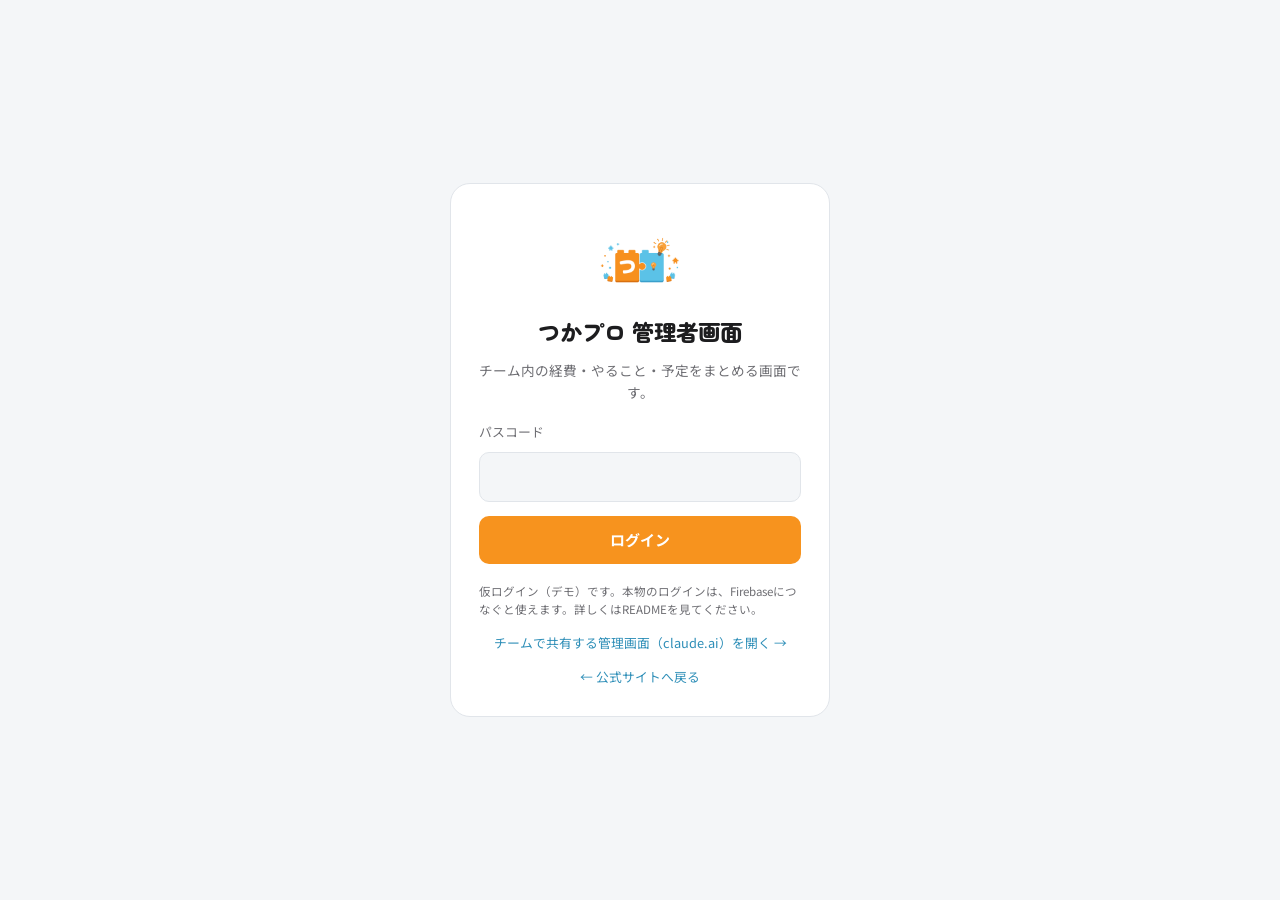
<file: admin/index.html>
<!doctype html>
<html lang="ja">
<head>
<meta charset="utf-8">
<meta name="viewport" content="width=device-width, initial-scale=1, viewport-fit=cover">
<meta name="robots" content="noindex, nofollow">
<title>つかプロ 管理者画面</title>
<link rel="icon" href="../assets/favicon.png">
<link rel="preconnect" href="https://fonts.googleapis.com">
<link rel="preconnect" href="https://fonts.gstatic.com" crossorigin>
<link rel="stylesheet" href="https://fonts.googleapis.com/css2?family=Noto+Sans+JP:wght@400;500;700&family=Zen+Maru+Gothic:wght@700;900&family=JetBrains+Mono:wght@400;500&display=swap">
<link rel="stylesheet" href="admin.css?v=2">
</head>
<body>

<!-- Login -->
<section class="login" id="login">
  <form class="login-card" id="login-form" autocomplete="off">
    <img src="../assets/logo-mark.png" alt="" width="84" height="84">
    <h1>つかプロ 管理者画面</h1>
    <p class="hint">チーム内の経費・やること・予定をまとめる画面です。</p>
    <div id="email-wrap" hidden>
      <label for="email">メールアドレス</label>
      <input id="email" type="email" autocomplete="username">
    </div>
    <label for="pass" id="pass-label">パスコード</label>
    <input id="pass" type="password" autocomplete="current-password" required>
    <p class="err" id="login-err" role="alert" hidden>パスコードが違います。</p>
    <button class="btn-main" type="submit">ログイン</button>
    <p class="demo" id="demo-note">仮ログイン（デモ）です。本物のログインは、Firebaseにつなぐと使えます。詳しくはREADMEを見てください。</p>
    <a class="back" href="https://claude.ai/artifact/E6pvjmybQA6BFUtnfhyrWh" id="team-link">チームで共有する管理画面（claude.ai）を開く →</a>
    <a class="back" href="../">← 公式サイトへ戻る</a>
  </form>
</section>

<!-- App -->
<div class="app" id="app" hidden>
  <aside class="side">
    <div class="side-brand"><img src="../assets/logo-mark.png" alt="" width="32" height="32"><span>つかプロ 管理</span></div>
    <nav id="menu" aria-label="管理メニュー"></nav>
    <div class="side-foot">
      <span class="who" id="who"></span>
      <a href="../">公式サイトを見る</a>
      <button type="button" id="logout">ログアウト</button>
    </div>
  </aside>
  <main class="main" id="main" tabindex="-1"></main>
</div>

<script src="firebase-config.js"></script>
<script src="cloud.js"></script>
<script src="admin.js?v=4"></script>
</body>
</html>
</file>
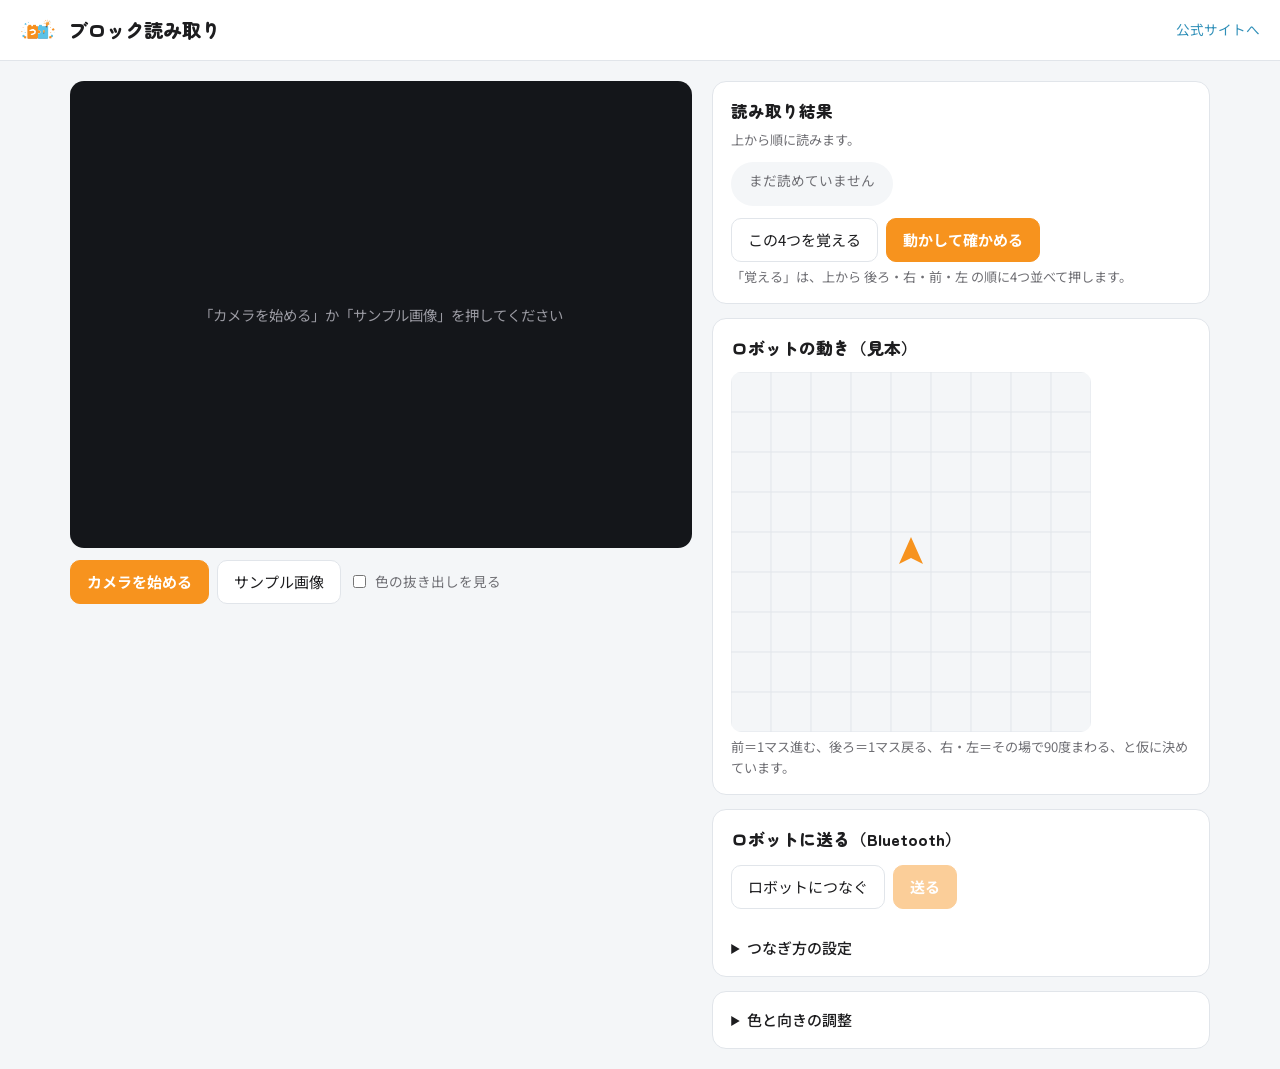
<file: reader/index.html>
<!doctype html>
<html lang="ja">
<head>
<meta charset="utf-8">
<meta name="viewport" content="width=device-width, initial-scale=1, viewport-fit=cover">
<meta name="robots" content="noindex, nofollow">
<title>つかプロ ブロック読み取り</title>
<link rel="icon" href="../assets/favicon.png">
<link rel="preconnect" href="https://fonts.googleapis.com">
<link rel="preconnect" href="https://fonts.gstatic.com" crossorigin>
<link rel="stylesheet" href="https://fonts.googleapis.com/css2?family=Noto+Sans+JP:wght@400;500;700&family=Zen+Maru+Gothic:wght@700;900&family=JetBrains+Mono:wght@400;500&display=swap">
<link rel="stylesheet" href="reader.css">
</head>
<body>
<header class="top">
  <img src="../assets/logo-mark.png" alt="" width="36" height="36">
  <h1>ブロック読み取り</h1>
  <a href="../">公式サイトへ</a>
</header>

<main class="layout">
  <section class="view" aria-label="カメラ映像">
    <div class="stage" id="stage">
      <video id="video" playsinline muted hidden></video>
      <img id="sample" alt="" hidden>
      <canvas id="shot"></canvas>
      <canvas id="overlay"></canvas>
      <p class="placeholder" id="placeholder">「カメラを始める」か「サンプル画像」を押してください</p>
    </div>
    <div class="row">
      <button class="btn main" id="btn-cam" type="button">カメラを始める</button>
      <button class="btn" id="btn-sample" type="button">サンプル画像</button>
      <select id="cams" aria-label="カメラの選択" hidden></select>
      <label class="chk"><input type="checkbox" id="show-mask"> 色の抜き出しを見る</label>
    </div>
    <p class="msg" id="cam-msg" role="status"></p>
  </section>

  <section class="side">
    <div class="card">
      <h2>読み取り結果</h2>
      <p class="sub">上から順に読みます。</p>
      <ol class="chips" id="program" aria-live="polite"><li class="empty">まだ読めていません</li></ol>
      <div class="row">
        <button class="btn" id="btn-learn" type="button">この4つを覚える</button>
        <button class="btn main" id="btn-sim" type="button">動かして確かめる</button>
      </div>
      <p class="sub" id="learn-msg">「覚える」は、上から 後ろ・右・前・左 の順に4つ並べて押します。</p>
    </div>

    <div class="card">
      <h2>ロボットの動き（見本）</h2>
      <canvas id="sim" width="360" height="360" aria-label="ロボットの動きの見本"></canvas>
      <p class="sub">前＝1マス進む、後ろ＝1マス戻る、右・左＝その場で90度まわる、と仮に決めています。</p>
    </div>

    <div class="card">
      <h2>ロボットに送る（Bluetooth）</h2>
      <div class="row">
        <button class="btn" id="btn-ble" type="button">ロボットにつなぐ</button>
        <button class="btn main" id="btn-send" type="button" disabled>送る</button>
      </div>
      <p class="msg" id="ble-msg" role="status"></p>
      <details>
        <summary>つなぎ方の設定</summary>
        <label class="f">サービスUUID<input id="svc" value="6e400001-b5a3-f393-e0a9-e50e24dcca9e"></label>
        <label class="f">書き込むUUID<input id="chr" value="6e400002-b5a3-f393-e0a9-e50e24dcca9e"></label>
        <p class="sub">送る文字：前=F　後ろ=B　右=R　左=L をつなげて、最後に改行。例：<code>BRFL</code></p>
      </details>
    </div>

    <details class="card">
      <summary>色と向きの調整</summary>
      <label class="f">色あい（最小）<input type="range" id="h-min" min="0" max="60" value="16"><output id="o-hmin">16</output></label>
      <label class="f">色あい（最大）<input type="range" id="h-max" min="0" max="60" value="44"><output id="o-hmax">44</output></label>
      <label class="f">こさ（最小）<input type="range" id="s-min" min="0" max="100" value="50"><output id="o-smin">50</output></label>
      <label class="f">明るさ（最小）<input type="range" id="v-min" min="0" max="100" value="40"><output id="o-vmin">40</output></label>
      <label class="f">画面の回転
        <select id="rot"><option value="0">0度</option><option value="90">90度</option><option value="180">180度</option><option value="270">270度</option></select>
      </label>
    </details>
  </section>
</main>
<script src="reader.js"></script>
</body>
</html>
</file>
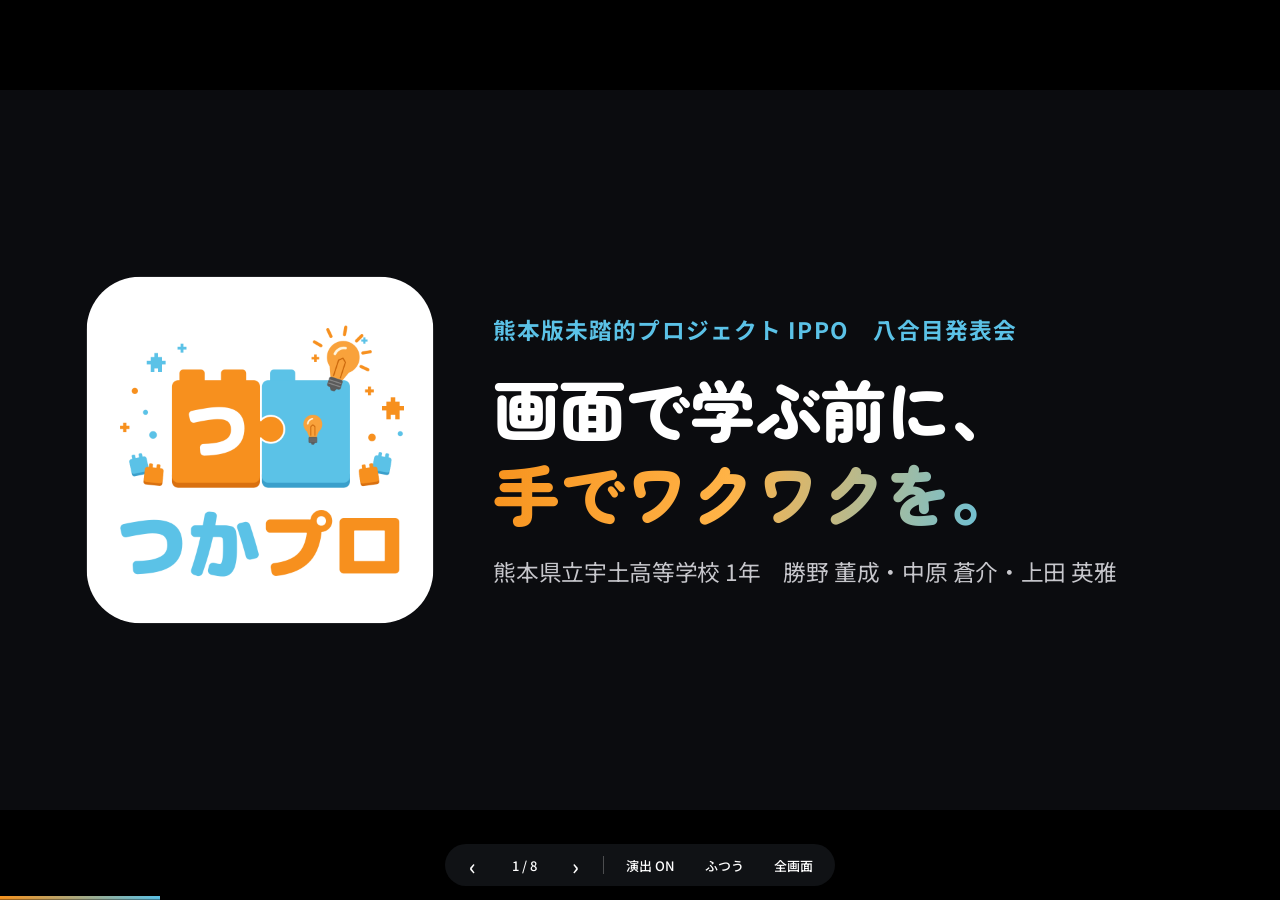
<file: slides/index.html>
<!doctype html>
<html lang="ja">
<head>
<meta charset="utf-8">
<meta name="viewport" content="width=device-width, initial-scale=1, viewport-fit=cover">
<meta name="robots" content="noindex, nofollow">
<title>つかプロ IPPO八合目発表会</title>
<link rel="icon" href="../assets/favicon.png">
<link rel="preconnect" href="https://fonts.googleapis.com">
<link rel="preconnect" href="https://fonts.gstatic.com" crossorigin>
<link rel="stylesheet" href="https://fonts.googleapis.com/css2?family=Noto+Sans+JP:wght@400;500;700;900&family=Zen+Maru+Gothic:wght@500;700;900&display=swap">
<link rel="stylesheet" href="slides.css">
</head>
<body>

<!--
  スライドの書き換え方
  - <section class="slide"> が1枚です。順番どおりに表示されます。
  - 「todo」クラスの部分は、まだ書いていない場所です。内容を書き換えたら class="todo" を消してください。
  - 発表者メモは <aside class="notes"> に書きます（Nキーで表示）。
  - 1920x1080の画面を基準にしています。文字の大きさはpxで指定してください。
-->

<div class="viewport" id="viewport">
  <div class="stage" id="stage">

    <!-- 1 タイトル -->
    <section class="slide dark title">
      <img class="logo" src="../assets/logo.png" alt="つかプロのロゴ" width="560" height="560">
      <div class="title-copy">
        <p class="kicker">熊本版未踏的プロジェクト IPPO　八合目発表会</p>
        <h1>画面で学ぶ前に、<br><span class="g">手でワクワクを。</span></h1>
        <p class="who">熊本県立宇土高等学校 1年　勝野 董成・中原 蒼介・上田 英雅</p>
      </div>
      <aside class="notes">自己紹介。チーム名は「つかプロ（掴めるプログラミング）」。担当PMは杉本達應さん。</aside>
    </section>

    <!-- 2 課題 -->
    <section class="slide">
      <p class="label">課題</p>
      <h2>「何をしているか分からないまま、<br>終わってしまった。」</h2>
      <div class="cols">
        <p class="body">多くの子どもが、Scratchなど<b>画面の上</b>でプログラミングを学び始めます。そこで、先生のまねをして終わってしまい、苦手意識を持つ子が少なくありません。</p>
        <ul class="list">
          <li>苦手意識の定着</li>
          <li>先生の指導力不足・負担の増加</li>
          <li>ICT環境や教材の格差</li>
        </ul>
      </div>
      <aside class="notes">友達から聞いた「Scratchをやったけれど、先生のまねをして終わってしまった」という声から。私たち自身も最初はつまずいた。</aside>
    </section>

    <!-- 3 つかプロとは -->
    <section class="slide">
      <p class="label">つかプロとは</p>
      <h2>ブロックを手で並べて、<br>ロボットを動かして学ぶ教材。</h2>
      <div class="steps">
        <div class="step o"><span class="chip">STEP 1</span><h3>ブロックを並べる</h3><p>画面を開く前に、まず手を動かす。</p></div>
        <div class="step b"><span class="chip">STEP 2</span><h3>ロボットが動く</h3><p>並べた通りに動くのを、目で見て確かめる。</p></div>
        <div class="step o"><span class="chip">STEP 3</span><h3>次の学びへ</h3><p>最初の「できた！」から、ScratchやPythonへ。</p></div>
      </div>
      <aside class="notes">コードの書き方を教える教材ではなく、「やってみたい！」と思える入口をつくること。</aside>
    </section>

    <!-- 4 実績 -->
    <section class="slide">
      <p class="label">私たちについて</p>
      <h2>ロボットとものづくりで、<br>挑戦してきた。</h2>
      <div class="grid4">
        <div class="stat"><b>総合準グランプリ</b><span>熊本デジタル作品コンテスト（ユニガチャ）</span></div>
        <div class="stat"><b>全国大会</b><span>創造アイデアロボットコンテスト</span></div>
        <div class="stat"><b>2024〜2026</b><span>WRO（World Robot Olympiad）全国大会</span></div>
        <div class="stat"><b>国際大会</b><span>WRO OPEN CHAMPIONSHIP APAC PHILIPPINES</span></div>
      </div>
      <aside class="notes">中学生の頃からロボット製作に取り組み、デジタルとアナログの融合をテーマにした「ユニガチャ」を進めてきた。</aside>
    </section>

    <!-- 5 ここまでの進捗 -->
    <section class="slide">
      <p class="label">ここまでの進捗</p>
      <h2>八合目までに、<br>できたこと。</h2>
      <ul class="list big">
        <li>ロボットの部品を3Dプリントで製作（シャーシ、カバー、モーターキャップ、電池ふた、バイザー）</li>
        <li class="todo">できたことを書く（例：ブロックの試作、ロボットの走行テスト）</li>
        <li class="todo">試してみて分かったことを書く（例：子どもに触ってもらった反応）</li>
      </ul>
      <aside class="notes todo">進捗を話す。うまくいかなかったことも入れると、次のスライドにつながる。</aside>
    </section>

    <!-- 6 デモ・写真 -->
    <section class="slide">
      <p class="label">デモ</p>
      <h2>実際に、動かしてみると。</h2>
      <div class="photo todo"><span>写真や動画を入れる場所</span><small>画像は slides フォルダに置いて、&lt;img src="…"&gt; に差し替えます</small></div>
      <aside class="notes todo">動画を見せる、または会場でデモする。</aside>
    </section>

    <!-- 7 これから -->
    <section class="slide">
      <p class="label">これから</p>
      <h2>山頂に向けて、<br>やること。</h2>
      <ul class="list big">
        <li class="todo">残りの課題を書く（例：ロボットの完成、ブロックの改良）</li>
        <li class="todo">試してみたい人・場所を書く（例：小学校での体験会）</li>
        <li class="todo">最終発表までの予定を書く</li>
      </ul>
      <aside class="notes todo">相談したいこと・助けてほしいことがあれば、ここで伝える。</aside>
    </section>

    <!-- 8 おわり -->
    <section class="slide dark end">
      <img class="logo" src="../assets/logo-mark.png" alt="" width="420" height="420">
      <div class="title-copy">
        <h1>画面で学ぶ前に、<br><span class="g">手でワクワクを。</span></h1>
        <p class="who">ありがとうございました</p>
      </div>
    </section>

    <!-- 場面転換のアニメーション用 -->
    <div class="fx" id="fx" aria-hidden="true"></div>
  </div>
</div>

<div class="hud" id="hud">
  <button type="button" id="prev" aria-label="前のスライド">‹</button>
  <span id="counter">1 / 8</span>
  <button type="button" id="next" aria-label="次のスライド">›</button>
  <span class="sep"></span>
  <button type="button" id="fx-toggle" title="Tキー" aria-pressed="true">演出 ON</button>
  <button type="button" id="speed" title="Qキー" aria-pressed="false">ふつう</button>
  <button type="button" id="full" title="Fキー">全画面</button>
</div>
<div class="bar" id="bar" aria-hidden="true"></div>
<div class="notes-panel" id="notes-panel" hidden></div>
<div class="toast" id="toast" role="status" hidden></div>
<script src="slides.js"></script>
</body>
</html>
</file>
<file: admin/admin.css>
/* 管理者画面: 表計算ソフトに近い、静かで読みやすい作業画面 */
:root {
  --bg: #f4f6f8; --panel: #fff; --ink: #1d1d1f; --muted: #6e6e73; --line: #e1e5ea;
  --orange: #f7931e; --orange-deep: #d9740f; --blue: #5bc2e7; --blue-deep: #2f8fb8; --head: #eef2f5; --danger: #c0392b; --ok: #1f8f5f;
  --mono: "JetBrains Mono", ui-monospace, monospace;
}
@media (prefers-color-scheme: dark) {
  :root:not([data-theme="light"]) { --bg: #101215; --panel: #181b20; --ink: #ececee; --muted: #9a9aa2; --line: #2b2f36; --head: #20242a; --blue-deep: #5bc2e7; --danger: #ef7d70; --ok: #4fbf94; color-scheme: dark; }
}
* { box-sizing: border-box; }
html, body { height: 100%; }
body { margin: 0; background: var(--bg); color: var(--ink); font: 15px/1.6 "Noto Sans JP", system-ui, sans-serif; }
[hidden] { display: none !important; }
h1, h2, h3, p { margin: 0; }
input, select, textarea, button { font: inherit; color: inherit; }
:focus-visible { outline: 2px solid var(--blue-deep); outline-offset: 2px; }

/* Login */
.login { min-height: 100%; display: grid; place-items: center; padding: 24px 16px; }
.login-card { width: min(380px, 100%); background: var(--panel); border: 1px solid var(--line); border-radius: 20px; padding: 36px 28px 28px; display: flex; flex-direction: column; gap: 10px; text-align: center; }
.login-card img { margin: 0 auto; }
.login-card h1 { font-family: "Zen Maru Gothic", sans-serif; font-weight: 900; font-size: 1.4rem; }
.hint { color: var(--muted); font-size: .85rem; margin-bottom: 8px; }
.login-card label { text-align: left; font-size: .8rem; color: var(--muted); }
.login-card input { padding: 11px 12px; border: 1px solid var(--line); border-radius: 10px; background: var(--bg); font-size: 16px; }
.err { color: var(--danger); font-size: .85rem; text-align: left; }
.btn-main { padding: 12px; border: 0; border-radius: 10px; background: var(--orange); color: #fff; font-weight: 700; cursor: pointer; margin-top: 4px; }
.btn-main:hover { background: var(--orange-deep); }
.demo { font-size: .72rem; color: var(--muted); margin-top: 8px; text-align: left; }
.back { font-size: .8rem; color: var(--blue-deep); text-decoration: none; margin-top: 4px; }

/* Shell */
.app { display: grid; grid-template-columns: 220px 1fr; min-height: 100%; }
.side { background: var(--panel); border-right: 1px solid var(--line); padding: 20px 12px; display: flex; flex-direction: column; gap: 16px; position: sticky; top: 0; height: 100vh; }
.side-brand { display: flex; align-items: center; gap: 10px; padding: 0 8px; font-family: "Zen Maru Gothic", sans-serif; font-weight: 900; }
#menu { display: flex; flex-direction: column; gap: 2px; }
#menu button { text-align: left; padding: 9px 12px; border: 0; background: none; border-radius: 8px; cursor: pointer; display: flex; justify-content: space-between; gap: 8px; }
#menu button:hover { background: var(--head); }
#menu button[aria-current="page"] { background: var(--orange); color: #fff; font-weight: 700; }
#menu .cnt { font-family: var(--mono); font-size: .75rem; opacity: .75; }
.side-foot { margin-top: auto; display: flex; flex-direction: column; gap: 8px; font-size: .82rem; padding: 0 8px; }
.side-foot a { color: var(--blue-deep); text-decoration: none; }
.side-foot button { align-self: flex-start; border: 1px solid var(--line); background: none; padding: 6px 12px; border-radius: 8px; cursor: pointer; }
.main { padding: 28px clamp(16px, 3vw, 40px) 64px; min-width: 0; max-width: 1000px; }
.main h2 { font-family: "Zen Maru Gothic", sans-serif; font-weight: 900; font-size: 1.6rem; }
.sub { color: var(--muted); font-size: .85rem; margin: 2px 0 20px; }

/* Overview */
.tiles { display: grid; grid-template-columns: repeat(auto-fit, minmax(190px, 1fr)); gap: 12px; margin-bottom: 24px; }
.tile { background: var(--panel); border: 1px solid var(--line); border-radius: 14px; padding: 16px 18px; text-align: left; cursor: pointer; }
.tile:hover { border-color: var(--orange); }
.tile .k { font-size: .75rem; color: var(--muted); }
.tile .v { font-family: var(--mono); font-size: 1.7rem; font-variant-numeric: tabular-nums; }
.tile .d { font-size: .8rem; color: var(--muted); overflow: hidden; text-overflow: ellipsis; white-space: nowrap; }
.panel { background: var(--panel); border: 1px solid var(--line); border-radius: 14px; padding: 16px 18px; margin-bottom: 16px; }
.panel h3 { font-size: .8rem; letter-spacing: .06em; color: var(--muted); font-weight: 500; margin-bottom: 8px; }
.todo-line { display: flex; gap: 10px; padding: 6px 0; border-top: 1px solid var(--line); font-size: .92rem; }
.todo-line:first-of-type { border-top: 0; }
.todo-line .when { font-family: var(--mono); color: var(--muted); font-size: .8rem; min-width: 5.5em; }
.empty { color: var(--muted); font-size: .9rem; padding: 12px 0; }

/* Entry form */
.entry { display: flex; gap: 8px; flex-wrap: wrap; background: var(--panel); border: 1px solid var(--line); border-radius: 12px; padding: 12px; margin-bottom: 14px; align-items: flex-end; }
.entry label { display: flex; flex-direction: column; gap: 3px; font-size: .72rem; color: var(--muted); flex: 1 1 130px; min-width: 0; }
.entry label.wide { flex: 3 1 220px; }
.entry input, .entry select, .entry textarea { padding: 8px 10px; border: 1px solid var(--line); border-radius: 8px; background: var(--bg); width: 100%; min-width: 0; font-size: 15px; }
.entry textarea { resize: vertical; min-height: 64px; }
.entry .add { padding: 9px 18px; border: 0; border-radius: 8px; background: var(--orange); color: #fff; font-weight: 700; cursor: pointer; }

/* Sheet */
.sheet { background: var(--panel); border: 1px solid var(--line); border-radius: 12px; overflow-x: auto; }
table { width: 100%; border-collapse: collapse; min-width: 560px; }
th { background: var(--head); font-size: .72rem; font-weight: 500; color: var(--muted); text-align: left; padding: 8px 10px; border-bottom: 1px solid var(--line); }
td { border-bottom: 1px solid var(--line); border-right: 1px solid var(--line); padding: 0; }
td:last-child { border-right: 0; }
td input, td select, td textarea { width: 100%; border: 0; background: transparent; padding: 9px 10px; font-size: 14px; }
td textarea { resize: vertical; min-height: 56px; line-height: 1.5; }
td input.num { text-align: right; font-family: var(--mono); font-variant-numeric: tabular-nums; }
td input:focus, td select:focus, td textarea:focus { outline: 2px solid var(--blue-deep); outline-offset: -2px; }
td.del { width: 40px; text-align: center; }
.x { border: 0; background: none; color: var(--muted); cursor: pointer; font-size: 1.1rem; padding: 6px 10px; }
.x:hover { color: var(--danger); }
tr.done td { opacity: .5; }
tfoot td { background: var(--head); padding: 9px 10px; font-weight: 700; }
tfoot td.r { text-align: right; font-family: var(--mono); font-variant-numeric: tabular-nums; }
.chips { display: flex; flex-wrap: wrap; gap: 8px; margin: 14px 0; }
.chipx { background: var(--panel); border: 1px solid var(--line); border-radius: 999px; padding: 4px 12px; font-size: .82rem; }
.chipx b { font-family: var(--mono); font-weight: 500; margin-left: 6px; }
.tools { margin-top: 18px; display: flex; gap: 8px; flex-wrap: wrap; align-items: flex-start; }
.ghost { padding: 7px 14px; border: 1px solid var(--line); background: var(--panel); border-radius: 8px; cursor: pointer; font-size: .85rem; }
.ghost:hover { border-color: var(--orange); }
.ghost.warn:hover { border-color: var(--danger); color: var(--danger); }
.paste { width: 100%; min-height: 110px; margin-top: 8px; padding: 10px; border: 1px solid var(--line); border-radius: 8px; background: var(--bg); font-family: var(--mono); font-size: 13px; }
.toast { position: fixed; left: 50%; bottom: calc(20px + env(safe-area-inset-bottom, 0px)); transform: translateX(-50%); background: var(--ink); color: var(--bg); padding: 8px 16px; border-radius: 999px; font-size: .85rem; z-index: 10; }
.banner { background: var(--head); border-radius: 8px; padding: 8px 12px; font-size: .8rem; color: var(--muted); margin-bottom: 16px; }

@media (max-width: 760px) {
  .app { grid-template-columns: 1fr; }
  .side { position: static; height: auto; flex-direction: row; flex-wrap: wrap; align-items: center; padding: 10px 12px; gap: 8px; }
  #menu { flex-direction: row; overflow-x: auto; order: 3; width: 100%; padding-bottom: 4px; }
  #menu button { white-space: nowrap; }
  .side-foot { margin: 0 0 0 auto; flex-direction: row; align-items: center; }
  .side-brand span { display: none; }
}

.side-foot .who { font-size: .72rem; color: var(--muted); word-break: break-all; }
.sync { font-size: .72rem; color: var(--muted); }
</file>
<file: reader/reader.css>
:root { --bg: #f4f6f8; --panel: #fff; --ink: #1d1d1f; --muted: #6e6e73; --line: #e1e5ea; --orange: #f7931e; --orange-deep: #d9740f; --blue: #5bc2e7; --blue-deep: #2f8fb8; --ok: #1f8f5f; --danger: #c0392b; --stage: #14161a; --mono: "JetBrains Mono", ui-monospace, monospace; }
@media (prefers-color-scheme: dark) { :root { --bg: #101215; --panel: #181b20; --ink: #ececee; --muted: #9a9aa2; --line: #2b2f36; --blue-deep: #5bc2e7; --ok: #4fbf94; --danger: #ef7d70; color-scheme: dark; } }
* { box-sizing: border-box; }
body { margin: 0; background: var(--bg); color: var(--ink); font: 15px/1.6 "Noto Sans JP", system-ui, sans-serif; padding-left: env(safe-area-inset-left, 0); padding-right: env(safe-area-inset-right, 0); }
[hidden] { display: none !important; }
h1, h2, p { margin: 0; }
.top { display: flex; align-items: center; gap: 12px; padding: 12px 20px; background: var(--panel); border-bottom: 1px solid var(--line); }
.top h1 { font-family: "Zen Maru Gothic", sans-serif; font-weight: 900; font-size: 1.2rem; margin-right: auto; }
.top a { color: var(--blue-deep); font-size: .85rem; text-decoration: none; }
.layout { display: grid; grid-template-columns: minmax(0, 1.25fr) minmax(300px, 1fr); gap: 20px; max-width: 1180px; margin: 0 auto; padding: 20px; align-items: start; }
.stage { position: relative; background: var(--stage); border-radius: 14px; overflow: hidden; aspect-ratio: 4 / 3; display: grid; place-items: center; }
.stage video, .stage img, .stage canvas { position: absolute; inset: 0; width: 100%; height: 100%; object-fit: contain; }
#shot { opacity: 0; }
.placeholder { color: #9a9aa2; font-size: .9rem; padding: 0 20px; text-align: center; }
.row { display: flex; gap: 8px; flex-wrap: wrap; align-items: center; margin-top: 12px; }
.btn { padding: 9px 16px; border: 1px solid var(--line); background: var(--panel); border-radius: 10px; cursor: pointer; font: inherit; color: inherit; }
.btn:hover:not(:disabled) { border-color: var(--orange); }
.btn.main { background: var(--orange); border-color: var(--orange); color: #fff; font-weight: 700; }
.btn:disabled { opacity: .45; cursor: not-allowed; }
.chk { font-size: .85rem; color: var(--muted); display: flex; gap: 6px; align-items: center; }
select, input[type=text], .f input:not([type=range]) { font: inherit; color: inherit; background: var(--bg); border: 1px solid var(--line); border-radius: 8px; padding: 6px 10px; }
.msg { margin-top: 8px; font-size: .85rem; color: var(--muted); min-height: 1.4em; }
.msg.err { color: var(--danger); }
.msg.ok { color: var(--ok); }
.side { display: grid; gap: 14px; min-width: 0; }
.card { background: var(--panel); border: 1px solid var(--line); border-radius: 14px; padding: 16px 18px; }
.card h2 { font-family: "Zen Maru Gothic", sans-serif; font-weight: 900; font-size: 1.05rem; }
.sub { color: var(--muted); font-size: .82rem; margin-top: 4px; }
.chips { list-style: none; margin: 12px 0 0; padding: 0; display: flex; flex-wrap: wrap; gap: 8px; min-height: 44px; }
.chips li { padding: 8px 18px; border-radius: 999px; background: var(--orange); color: #fff; font-weight: 700; font-size: 1.1rem; }
.chips li.empty { background: var(--bg); color: var(--muted); font-weight: 400; font-size: .85rem; }
.chips li.unk { background: var(--muted); }
#sim { width: 100%; max-width: 360px; height: auto; display: block; margin-top: 10px; background: var(--bg); border-radius: 10px; }
details summary { cursor: pointer; font-weight: 500; }
details[open] summary { margin-bottom: 8px; }
.f { display: grid; gap: 4px; font-size: .82rem; color: var(--muted); margin-top: 10px; grid-template-columns: 1fr auto; align-items: center; }
.f input[type=range] { grid-column: 1; width: 100%; }
.f output { font-family: var(--mono); color: var(--ink); min-width: 2.5em; text-align: right; }
.f input:not([type=range]), .f select { grid-column: 1 / -1; width: 100%; }
code { font-family: var(--mono); background: var(--bg); padding: 1px 6px; border-radius: 4px; }
@media (max-width: 860px) { .layout { grid-template-columns: 1fr; padding: 14px; } }
</file>
<file: slides/slides.css>
/* つかプロ スライド: 1920x1080の舞台を画面に合わせて拡大縮小する。ページ送りは「ブロックを組む→ロボットが走る」 */
:root {
  --orange: #f7931e; --orange-deep: #d9740f; --blue: #5bc2e7; --blue-deep: #3ea5cf;
  --ink: #1d1d1f; --muted: #6e6e73; --paper: #fbfbfd; --night: #0b0c0f;
  --font-display: "Zen Maru Gothic", "Noto Sans JP", sans-serif;
  --font-body: "Noto Sans JP", system-ui, sans-serif;
}
* { box-sizing: border-box; }
html, body { margin: 0; height: 100%; background: #000; overflow: hidden; }
body { font-family: var(--font-body); color: var(--ink); -webkit-font-smoothing: antialiased; }
h1, h2, h3, p, ul { margin: 0; }
[hidden] { display: none !important; }

.viewport { position: fixed; inset: 0; overflow: hidden; background: #000; }
.stage { position: absolute; left: 50%; top: 50%; width: 1920px; height: 1080px; transform-origin: 0 0; overflow: hidden; background: var(--paper); }

/* スライド */
.slide { position: absolute; inset: 0; padding: 110px 150px; background: var(--paper); display: none; flex-direction: column; }
.slide.current, .slide.next { display: flex; }
.slide.next { z-index: 2; }
.slide.dark { background: var(--night); color: #fff; }
.label { font-family: var(--font-display); font-weight: 900; font-size: 38px; letter-spacing: .12em; color: var(--orange); margin-bottom: 18px; }
h2 { font-family: var(--font-display); font-weight: 900; font-size: 88px; line-height: 1.25; letter-spacing: -.01em; }
.g { background: linear-gradient(100deg, var(--orange), #ffb347 45%, var(--blue)); -webkit-background-clip: text; background-clip: text; color: transparent; }

.cols { display: grid; grid-template-columns: 1.2fr 1fr; gap: 80px; margin-top: 50px; align-items: start; }
.body { font-size: 40px; line-height: 1.8; color: #424245; }
.body b { color: var(--orange-deep); }
.list { list-style: none; padding: 0; display: grid; gap: 20px; font-size: 40px; font-weight: 700; }
.list li { background: #fff; border-radius: 28px; padding: 22px 36px; box-shadow: 0 2px 6px rgba(0, 0, 0, .04), 0 18px 40px rgba(0, 0, 0, .06); border-left: 14px solid var(--orange); }
.list li:nth-child(even) { border-left-color: var(--blue); }
.list.big { margin-top: 50px; font-size: 40px; line-height: 1.55; }

.steps { display: grid; grid-template-columns: repeat(3, 1fr); gap: 36px; margin-top: 60px; }
.step { border-radius: 40px; padding: 48px 44px; color: #fff; min-height: 360px; display: flex; flex-direction: column; gap: 14px; }
.step.o { background: linear-gradient(150deg, #ffa83a, var(--orange-deep)); }
.step.b { background: linear-gradient(150deg, #7fd3f0, var(--blue-deep)); }
.step .chip { align-self: flex-start; background: rgba(255, 255, 255, .25); border-radius: 999px; padding: 4px 22px; font-weight: 700; font-size: 26px; letter-spacing: .1em; }
.step h3 { font-family: var(--font-display); font-weight: 900; font-size: 60px; margin-top: auto; }
.step p { font-size: 34px; line-height: 1.6; }

.grid4 { display: grid; grid-template-columns: repeat(2, 1fr); gap: 28px; margin-top: 56px; }
.stat { background: #fff; border-radius: 36px; padding: 38px 48px; box-shadow: 0 18px 40px rgba(0, 0, 0, .06); display: flex; flex-direction: column; gap: 8px; }
.stat b { font-family: var(--font-display); font-weight: 900; font-size: 64px; color: var(--orange); line-height: 1.2; }
.stat:nth-child(even) b { color: var(--blue-deep); }
.stat span { font-size: 32px; color: #424245; line-height: 1.5; }

.photo { margin-top: 56px; flex: 1; border-radius: 40px; display: grid; place-content: center; text-align: center; gap: 14px; background: #eef2f5; font-size: 54px; font-weight: 700; color: var(--muted); }
.photo small { font-size: 28px; font-weight: 400; }

/* タイトル・終わり */
.slide.title, .slide.end { flex-direction: row; align-items: center; gap: 90px; padding: 100px 130px; }
.slide .logo { flex: none; }
.slide.title .logo { width: 520px; height: 520px; background: #fff; border-radius: 80px; padding: 10px; }
.slide.end .logo { width: 420px; height: 420px; background: #fff; border-radius: 60px; padding: 20px; }
.title-copy { display: grid; gap: 32px; min-width: 0; }
.slide.title h1, .slide.end h1 { font-family: var(--font-display); font-weight: 900; font-size: 100px; line-height: 1.25; letter-spacing: -.02em; }
.kicker { font-size: 34px; font-weight: 700; color: var(--blue); letter-spacing: .06em; }
.who { font-size: 34px; color: #c7c7cc; }

/* 未記入の場所 */
.todo { outline: 4px dashed #e6a23c; outline-offset: -4px; background-image: linear-gradient(rgba(255, 196, 80, .16), rgba(255, 196, 80, .16)); }
.hide-hints .todo { outline: 0; background-image: none; }
.notes { display: none; }

/* 場面転換 */
.fx { position: absolute; inset: 0; z-index: 5; pointer-events: none; overflow: hidden; }
.brick { position: absolute; width: 160px; height: 84px; border-radius: 14px; will-change: transform, opacity; }
.brick::before, .brick::after { content: ""; position: absolute; top: -16px; width: 44px; height: 20px; border-radius: 8px 8px 0 0; background: inherit; }
.brick::before { left: 22px; }
.brick::after { right: 22px; }
.brick.o { background: var(--orange); box-shadow: 0 10px 0 var(--orange-deep); }
.brick.b { background: var(--blue); box-shadow: 0 10px 0 var(--blue-deep); }
.brick .tsu { position: absolute; inset: 0; display: grid; place-items: center; font-family: var(--font-display); font-weight: 900; font-size: 64px; color: #fff; line-height: 1; }
.brick .lamp { position: absolute; left: 50%; top: 50%; width: 34px; height: 42px; margin: -22px 0 0 -17px; border-radius: 50% 50% 46% 46%; background: #6b7b86; transition: background .2s, box-shadow .2s; }
.brick .lamp.lit { background: #ffd37a; box-shadow: 0 0 40px 14px rgba(255, 190, 70, .8); }
.robot { position: absolute; width: 264px; height: 180px; will-change: transform; }
.robot svg { width: 100%; height: 100%; overflow: visible; }
.robot .wheel { transform-box: fill-box; transform-origin: center; animation: spin .5s linear infinite; }
.robot .body { animation: bob .22s ease-in-out infinite alternate; }
.robot.flip svg { transform: scaleX(-1); }
.puff { position: absolute; width: 26px; height: 26px; border-radius: 50%; background: rgba(255, 255, 255, .9); box-shadow: 0 0 0 2px rgba(0, 0, 0, .06); }
@keyframes spin { to { transform: rotate(360deg); } }
@keyframes bob { to { transform: translateY(-4px); } }

/* 操作パネル */
.hud { position: fixed; left: 50%; bottom: calc(14px + env(safe-area-inset-bottom, 0px)); transform: translateX(-50%); display: flex; align-items: center; gap: 6px; padding: 6px 10px; border-radius: 999px; background: rgba(20, 22, 26, .82); backdrop-filter: blur(12px); color: #fff; font: 500 13px/1 var(--font-body); z-index: 20; opacity: 0; transition: opacity .3s; }
body.ui .hud, .hud:hover, .hud:focus-within { opacity: 1; }
.hud button { border: 0; background: none; color: inherit; font: inherit; padding: 8px 12px; border-radius: 999px; cursor: pointer; }
.hud button:hover { background: rgba(255, 255, 255, .14); }
.hud button[aria-pressed="false"]#fx-toggle { color: #ff9a8f; }
.hud #prev, .hud #next { font-size: 22px; padding: 4px 14px; }
.hud #counter { min-width: 56px; text-align: center; font-variant-numeric: tabular-nums; }
.hud .sep { width: 1px; height: 18px; background: rgba(255, 255, 255, .25); margin: 0 4px; }
.bar { position: fixed; left: 0; right: 0; bottom: 0; height: 4px; z-index: 19; background: linear-gradient(90deg, var(--orange), var(--blue)); transform-origin: 0 50%; transform: scaleX(0); transition: transform .4s; }
.notes-panel { position: fixed; left: 0; right: 0; bottom: 0; z-index: 18; padding: 18px 24px 64px; background: rgba(20, 22, 26, .92); color: #fff; font-size: 18px; line-height: 1.7; }
.toast { position: fixed; top: calc(16px + env(safe-area-inset-top, 0px)); left: 50%; transform: translateX(-50%); background: rgba(20, 22, 26, .88); color: #fff; padding: 8px 18px; border-radius: 999px; font-size: 14px; z-index: 30; }
body.idle { cursor: none; }

@media (prefers-reduced-motion: reduce) {
  .robot .wheel, .robot .body { animation: none; }
}
</file>
